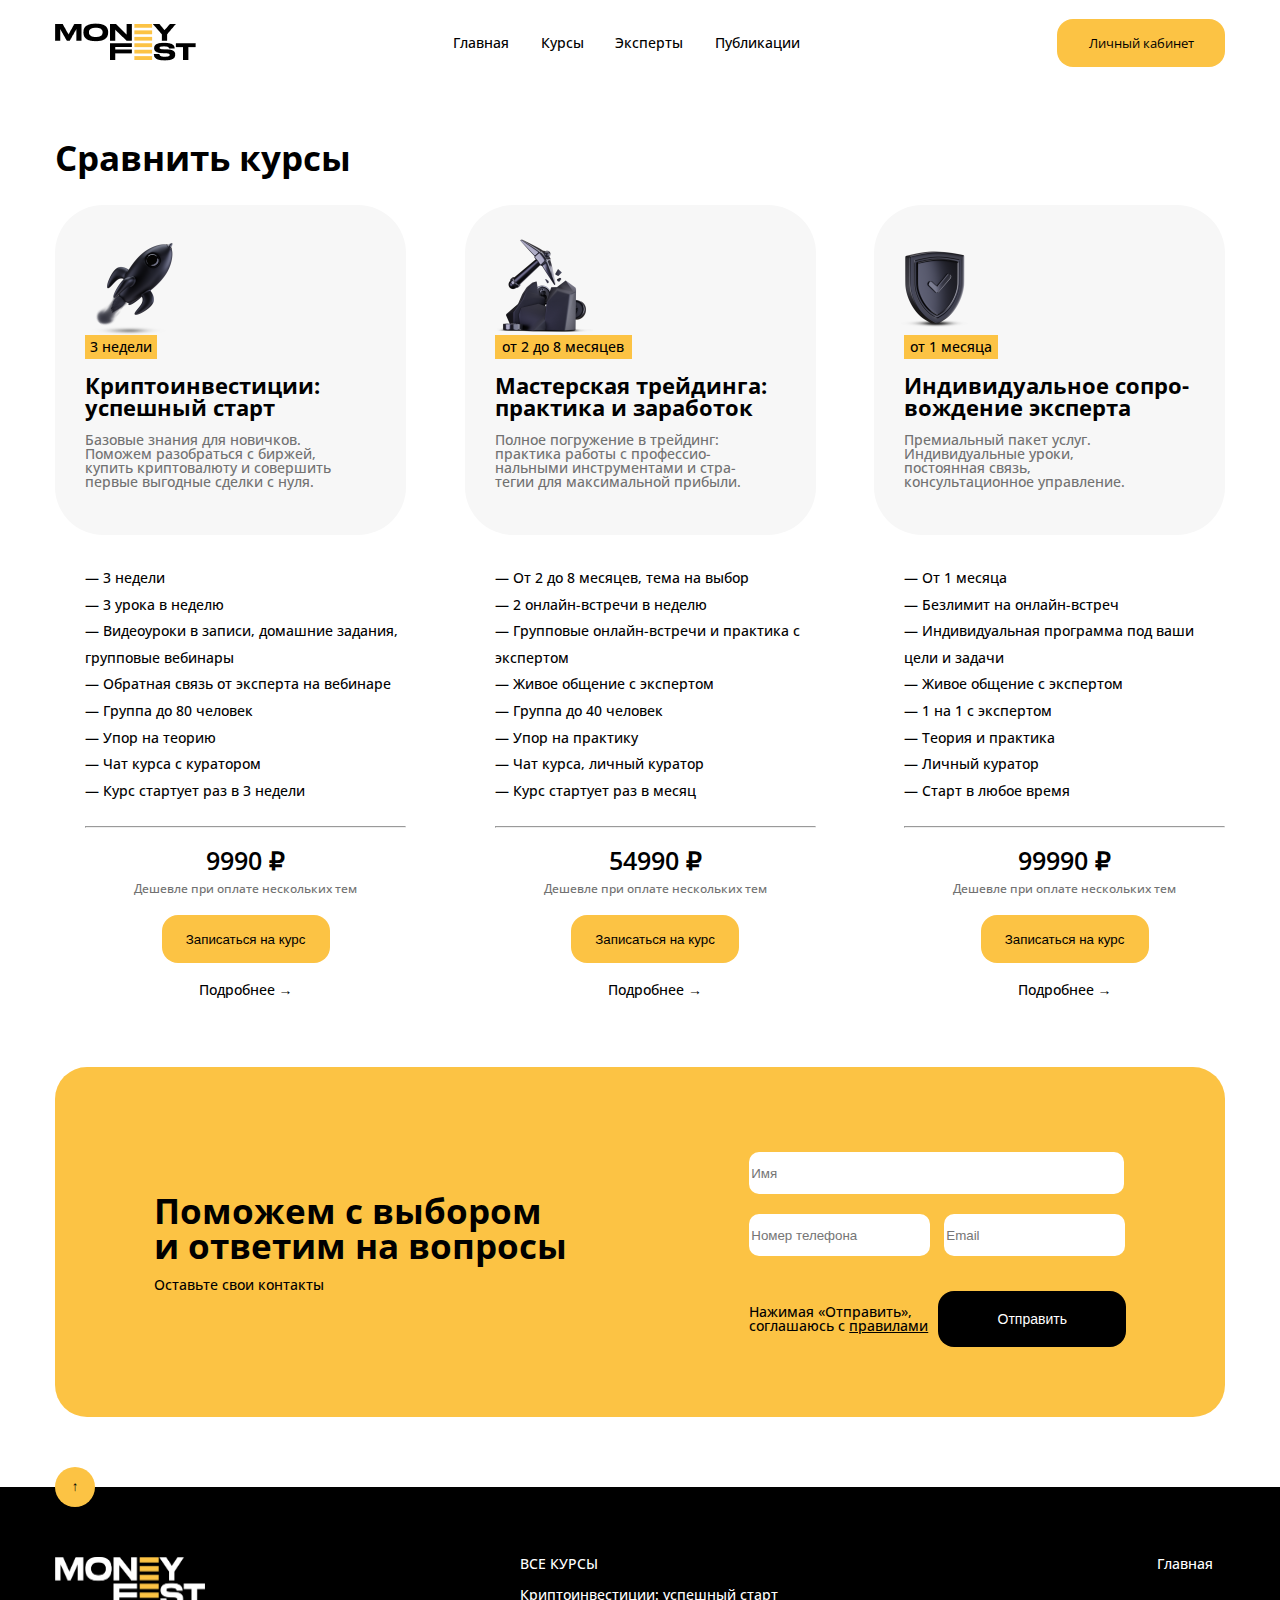
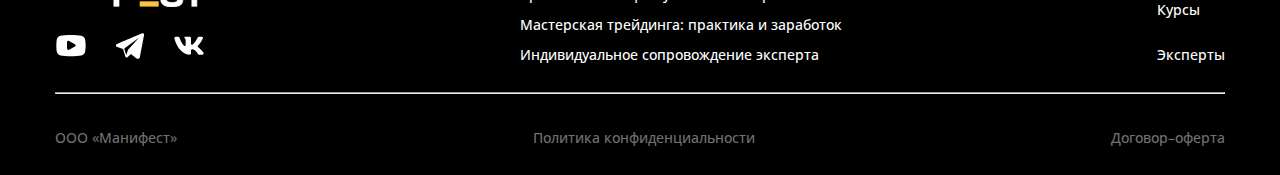
<file: courses.html>
<!DOCTYPE html>
<html lang="en">
<head>
    <meta charset="UTF-8">
    <meta http-equiv="X-UA-Compatible" content="IE=edge">
    <meta name="viewport" content="width=device-width, initial-scale=1.0">
    <link href="https://fonts.googleapis.com/css?family=Roboto:500,700&display=swap&subset=cyrillic-ext" rel="stylesheet" />
    <link href="https://fonts.googleapis.com/css?family=Open+Sans:300,regular,500,600,700,800,300italic,italic,500italic,600italic,700italic,800italic&display=swap&subset=cyrillic-ext" rel="stylesheet" />

    <link href="https://fonts.googleapis.com/css2?family=Rubik&amp;display=swap" rel="stylesheet"/>
    <link rel="stylesheet" href="./css/styles.css">


    <script src="http://code.jquery.com/jquery-3.4.1.slim.min.js"></script>
    <script src="./js/script.js"></script>
    <title>Money Fest</title>
</head>
<body>
    <header class="header">
        <div class="header__container _container">
            <a href="" class="header__logo">
                <img src="./images/MoneyFest-logo.png" alt="Money Fest">
            </a>
            <div class="header__burger">
                <span></span>
            </div>
            <nav class="header__menu">
                <ul class="menu__list">
                    <li class="menu__item">
                        <a href="" class="menu__link">Главная</a>
                    </li>
                    <li class="menu__item">
                        <a href="" class="menu__link">Курсы</a>
                    </li>
                    <li class="menu__item">
                        <a href="" class="menu__link">Эксперты</a>
                    </li>
                    <li class="menu__item">
                        <a href="" class="menu__link">Публикации</a>
                    </li>
                </ul>
            </nav>
            <button class="button _yellow__button">
                Личный кабинет
            </button>
        </div>
    </header>

    <div class="courses__two">
        <div class="courses__container _container"  style="margin-top: 70px;">
            <div class="headline _font__bold">
                Сравнить курсы
            </div>
            <div class="courses__box__container">

                <div class="all__box">
                    <div class="course__box">
                        <div class="image item">
                            <img class="image-icon" src="./images/courses_first.png" alt="">
                        </div>
                        <div class="course__time item time_first">
                            3 недели
                        </div>
                        <div class="headline item _font__bold">
                            Криптоинвестиции: <br> успешный старт
                        </div>
                        <div class="description item">
                            Базовые знания для новичков. <br>
                            Поможем разобраться с биржей, <br>
                            купить криптовалюту и совершить <br>
                            первые выгодные сделки с нуля.
                        </div>
                    </div>
                    <div class="info__box">
                        <div class="text__wrapper">
                            <p class="text">
                                — 3 недели <br>
                                — 3 урока в неделю <br>
                                — Видеоуроки в записи, домашние задания, групповые вебинары <br>
                                — Обратная связь от эксперта на вебинаре <br> 
                                — Группа до 80 человек <br>
                                — Упор на теорию <br>
                                — Чат курса с куратором <br>
                                — Курс стартует раз в 3 недели <br>
                            </p>
                            <div>
                                <hr class="hr">
                            </div>
                            <div class="price">
                                9990 ₽
                            </div>
                            <div class="sale">
                                Дешевле при оплате нескольких тем
                            </div>
                            <div class="button">
                                <button class="_yellow__button">
                                    Записаться на курс
                                </button>
                            </div>
                            <div class="learn__more item">
                                <a href="">Подробнее &rarr;</a>
                            </div>
                        </div>
                    </div>
                </div>

                <div class="all__box">
                    <div class="course__box">
                        <div class="image item">
                            <img class="image-icon" src="./images/courses_second.png" alt="logo">
                        </div>
                        <div class="course__time item time__second">
                            от 2 до 8 месяцев
                        </div>
                        <div class="headline item _font__bold">
                            Мастерская трейдинга: <br> практика и заработок
                        </div>
                        <div class="description item">
                            Полное погружение в трейдинг: <br>
                            практика работы с профессио- <br>
                            нальными инструментами и стра- <br>
                            тегии для максимальной прибыли. <br>
                        </div>
                    </div>
                    <div class="info__box">
                        <div class="text__wrapper">
                            <p class="text">
                                — От 2 до 8 месяцев, тема на выбор <br>
                                — 2 онлайн-встречи в неделю <br>
                                — Групповые онлайн-встречи и практика с экспертом <br>
                                — Живое общение с экспертом <br>
                                — Группа до 40 человек <br>
                                — Упор на практику <br>
                                — Чат курса, личный куратор <br>
                                — Курс стартует раз в месяц <br>
                            </p>
                            <div>
                                <hr class="hr">
                            </div>
                            <div class="price">
                                54990 ₽
                            </div>
                            <div class="sale">
                                Дешевле при оплате нескольких тем
                            </div>
                            <div class="button">
                                <button class="_yellow__button">
                                    Записаться на курс
                                </button>
                            </div>
                            <div class="learn__more item">
                                <a href="">Подробнее &rarr;</a>
                            </div>
                        </div>
                    </div>
                </div>

                <div class="all__box">
                    <div class="course__box">
                        <div class="image" style="margin-left: 10px;">
                            <img class="image-icon" src="./images/courses_third.png" alt="logo">
                        </div>
                        <div class="course__time item time__third">
                            от 1 месяца
                        </div>
                        <div class="headline item _font__bold">
                            Индивидуальное сопро- <br> вождение эксперта
                        </div>
                        <div class="description item">
                            Премиальный пакет услуг. <br>
                            Индивидуальные уроки, <br>
                            постоянная связь, <br>
                            консультационное управление.
                        </div>
                    </div>
                    <div class="info__box">
                        <div class="text__wrapper">
                            <p class="text">
                                — От 1 месяца <br>
                                — Безлимит на онлайн-встреч <br>
                                — Индивидуальная программа под ваши цели и задачи <br>
                                — Живое общение с экспертом <br>
                                — 1 на 1 с экспертом <br>
                                — Теория и практика <br>
                                — Личный куратор <br>
                                — Старт в любое время <br>
                            </p>
                            <div>
                                <hr class="hr">
                            </div>
                            <div class="price">
                                99990 ₽
                            </div>
                            <div class="sale">
                                Дешевле при оплате нескольких тем
                            </div>
                            <div class="button">
                                <button class="_yellow__button">
                                    Записаться на курс
                                </button>
                            </div>
                            <div class="learn__more item">
                                <a href="">Подробнее &rarr;</a>
                            </div>
                        </div>
                    </div>
                </div>
                </div>
            </div>
        </div>
    </div>

    
    <div class="questions__form">
        <div  class="form__container _container">
            <div class="form">
                <div class="text__wrapper">
                    <div class="headline">
                        Поможем с выбором <br> и ответим на вопросы 
                    </div>
                    <div class="description">
                        Оставьте свои контакты
                    </div>
                </div>
                <div class="input__wrapper">
                    <div class="first__input__block">
                        <input class="name__input input" placeholder="Имя" type="text">
                    </div>
                    <div class="second__input__block">
                        <input class="phone__input input" placeholder="Номер телефона" type="text">
                        <input class="email__input input" placeholder="Email" type="text">
                    </div>
                    <div class="third__input__block">
                        <p class="text">
                            Нажимая «Отправить», <br> соглашаюсь с <a href="" style="text-decoration: underline;">правилами</a> 
                        </p>
                        <button class="button">
                            Отправить
                        </button>
                    </div>
                </div>
            </div>
        </div>
    </div>

    <div class="footer">
        <div class="footer__container _container">
            <button onclick="topFunction()" class="top" id="myBtn" title="Go to top">&uarr;</button>
            <div class="images__wrapper">
                <div class="logo">
                    <img src="./images/money-fest-logo-white.png" class="money__logo" alt="MoneyFest">
                </div>
                <div class="social__media">
                    <img class="social" src="./images/youtube__logo.svg" alt="youtube">
                    <img class="social" src="./images/telegram__logo.svg" alt="telegram">
                    <img class="social" src="./images/vk_logo.svg" alt="vk">
                </div>
            </div>
            <div class="courses__wrapper">
                <p class="text">
                    ВСЕ КУРСЫ
                </p>
                <p>
                    Криптоинвестиции: успешный старт
                </p>
                <p class="text">
                    Мастерская трейдинга: практика и заработок
                </p>
                <p class="text">
                    Индивидуальное сопровождение эксперта
                </p>
            </div>
            <div class="menu__wrapper">
                <p class="text">
                    Главная
                </p>
                <p class="text">
                    Курсы
                </p>
                <p class="text">
                    Эксперты
                </p>
            </div>
            <hr class="hr">
            <div class="company__info">
                <p class="text">
                    ООО «Манифест» 
                </p>
                <p class="text">
                    Политика конфиденциальности
                </p>
                <p class="text">
                    Договор–оферта
                </p>
            </div>
        </div>
    </div>
    <script src="./js/footer.js"></script>



</body>
</html>
</file>
<file: css/styles.css>
html, body, div, span, applet, object, iframe,
h1, h2, h3, h4, h5, h6, p, blockquote, pre,
a, abbr, acronym, address, big, cite, code,
del, dfn, em, img, ins, kbd, q, s, samp,
small, strike, strong, sub, sup, tt, var,
b, u, i, center,
dl, dt, dd, ol, ul, li,
fieldset, form, label, legend,
table, caption, tbody, tfoot, thead, tr, th, td,
article, aside, canvas, details, embed,
figure, figcaption, footer, header, hgroup,
menu, nav, output, ruby, section, summary,
time, mark, audio, video {
  margin: 0;
  padding: 0;
  border: 0;
  font-size: 100%;
  font: inherit;
  vertical-align: baseline;
}

article, aside, details, figcaption, figure,
footer, header, hgroup, menu, nav, section {
  display: block;
}

html {
  height: 100%;
}

body {
  line-height: 1;
  font-family: "Open Sans";
  font-weight: 500;
  font-size: 14px;
}

ol, ul {
  list-style: none;
}

a {
  color: inherit;
  text-decoration: none;
}

blockquote, q {
  quotes: none;
}

blockquote:before, blockquote:after,
q:before, q:after {
  content: "";
  content: none;
}

table {
  border-collapse: collapse;
  border-spacing: 0;
}

.header {
  position: fixed;
  background-color: white;
  width: 100%;
}
.header .header__container {
  display: flex;
  min-height: 85px;
  flex-direction: row;
  justify-content: space-between;
  align-items: center;
}
@media screen and (max-width: 840px) {
  .header .header__container .header__logo {
    z-index: 2;
  }
}
.header .header__container .header__burger {
  display: none;
}
.header .header__container .header__burger._active:before {
  transform: rotate(45deg);
  top: 0px;
  transition: 0.4s;
}
.header .header__container .header__burger._active:after {
  transform: rotate(-45deg);
  top: 0px;
  transition: 0.4s;
}
.header .header__container .header__burger._active span {
  transform: scale(0);
  transition: 0.4s;
}
.header .header__container .header__burger:before, .header .header__container .header__burger:after, .header .header__container .header__burger span {
  content: "";
  background: black;
  position: absolute;
  width: 100%;
  height: 4px;
}
.header .header__container .header__burger:before {
  top: -10px;
}
.header .header__container .header__burger:after {
  top: 10px;
}
@media screen and (max-width: 840px) {
  .header .header__container .header__burger {
    display: block;
    position: relative;
    margin-top: 13px;
    width: 25px;
    height: 20px;
    z-index: 100;
  }
}
@media screen and (max-width: 840px) {
  .header .header__container .header__menu {
    position: fixed;
    width: 100%;
    height: 100%;
    background-color: white;
    top: -100%;
    left: 0;
  }
}
.header .header__container .header__menu._active {
  top: 0;
  transition: all 0.5s ease;
}
.header .header__container .header__menu .menu__list {
  display: flex;
  flex-direction: row;
  justify-content: space-between;
  width: 347px;
  padding-top: 35px;
}
@media screen and (max-width: 840px) {
  .header .header__container .header__menu .menu__list {
    display: block;
    text-align: center;
    width: 270px;
    padding-top: 0px;
    margin-top: 100px;
    margin-left: auto;
    margin-right: auto;
    text-align: center;
    border-bottom: 1px solid black;
  }
}
@media screen and (max-width: 840px) {
  .header .header__container .header__menu .menu__list .menu__item {
    margin-bottom: 25px;
  }
}
.header .header__container .header__menu .menu__list .menu__item:last-child {
  margin-bottom: 35px;
}
.header .header__container .button {
  display: flex;
  justify-content: center;
  align-items: center;
  font-family: "Open Sans";
}
@media screen and (max-width: 840px) {
  .header .header__container .button {
    display: block;
    z-index: 2;
    position: absolute;
    margin-left: auto;
    margin-right: auto;
    top: -100%;
  }
}
.header .header__container .button._active {
  top: 365%;
  left: -80px;
  margin-left: 50%;
  margin-right: 50%;
  transition: all 0.5s ease;
}

.statistics {
  width: 100%;
  padding-top: 70px;
}
@media screen and (max-width: 840px) {
  .statistics {
    padding-top: 0px;
  }
}
.statistics .statistics__container {
  display: flex;
  flex-direction: row;
  justify-content: space-between;
  align-items: center;
}
@media screen and (max-width: 840px) {
  .statistics .statistics__container {
    flex-wrap: wrap;
  }
}
@media screen and (max-width: 450px) {
  .statistics .statistics__container {
    display: block;
  }
}
@media screen and (max-width: 840px) {
  .statistics .statistics__container .statistics__box {
    width: 50%;
    display: flex;
    flex-direction: column;
    align-items: center;
    padding-top: 50px;
  }
}
@media screen and (max-width: 450px) {
  .statistics .statistics__container .statistics__box {
    display: block;
    text-align: center;
    width: 100%;
  }
}
.statistics .statistics__container .statistics__box .number {
  font-size: 27px;
}
.statistics .statistics__container .statistics__box .text {
  color: #717171;
  font-size: 11px;
  padding-top: 10px;
}

.courses { 
  padding-top: 70px;
}
.courses .courses__container .courses__box__container {
  display: flex;
  flex-wrap: wrap;
  justify-content: space-between;
}
@media screen and (max-width: 840px) {
  .courses .courses__container .courses__box__container {
    flex-direction: column;
    align-content: space-around;
  }
}
.courses .courses__container .courses__box__container .course__box {
  display: flex;
  background: #F7F7F7;
  border-radius: 48px;
  width: 48%;
  height: 260px;
  margin-top: 30px;
  padding-top: 30px;
  flex-direction: column;
}
@media screen and (max-width: 1010px) {
  .courses .courses__container .courses__box__container .course__box {
    height: 350px;
    width: 100%;
  }
}
@media screen and (max-width: 1010px) {
  .courses .courses__container .courses__box__container .course__box {
    height: 300px;
  }
}
@media screen and (max-width: 580px) {
  .courses .courses__container .courses__box__container .course__box {
    height: 350px;
  }
}
.courses .courses__container .courses__box__container .course__box .item {
  margin-left: 30px;
}
.courses .courses__container .courses__box__container .course__box .image .image-icon {
  display: none;
  width: 100px;
}
@media screen and (max-width: 580px) {
  .courses .courses__container .courses__box__container .course__box .image .image-icon {
    display: flex;
  }
}
.courses .courses__container .courses__box__container .course__box .course__time {
  background: #FCC344;
  text-align: center;
  padding-top: 5px;
  height: 19px;
}
@media screen and (max-width: 1010px) {
  .courses .courses__container .courses__box__container .course__box .course__time {
    margin-top: 15px;
  }
}
.courses .courses__container .courses__box__container .course__box .time_first {
  width: 72px;
}
.courses .courses__container .courses__box__container .course__box .time__second {
  width: 137px;
}
.courses .courses__container .courses__box__container .course__box .time__third {
  width: 94px;
}
.courses .courses__container .courses__box__container .course__box .headline {
  margin-top: 15px;
  font-size: 22px;
}
.courses .courses__container .courses__box__container .course__box .description {
  color: #717171;
  margin-top: 15px;
  display: flex;
  justify-content: space-between;
}
.courses .courses__container .courses__box__container .course__box .description .image .image-icon {
  width: 200px;
  margin-right: 20px;
  margin-top: -100px;
  display: flex;
}
@media screen and (max-width: 1120px) {
  .courses .courses__container .courses__box__container .course__box .description .image .image-icon {
    width: 150px;
    margin-top: -63px;
  }
}
@media screen and (max-width: 1010px) {
  .courses .courses__container .courses__box__container .course__box .description .image .image-icon {
    width: 200px;
    margin-top: -78px;
  }
}
@media screen and (max-width: 580px) {
  .courses .courses__container .courses__box__container .course__box .description .image .image-icon {
    display: none;
  }
}
.courses .courses__container .courses__box__container .course__box .learn__more {
  font-size: 14px;
  font-weight: 600;
  margin-top: 0px;
}
.courses .courses__container .courses__box__container .course__box .learn__more:hover {
  color: #FCC344;
}
.courses .courses__container .courses__box__container .course__box .learn__more:active {
  color: #F7F7F7;
}
@media screen and (max-width: 1120px) {
  .courses .courses__container .courses__box__container .course__box .learn__more {
    margin-top: 13px;
  }
}
@media screen and (max-width: 450px) {
  .courses .courses__container .courses__box__container .course__box .learn__more {
    margin-top: 46px;
  }
}
.courses .courses__container .courses__box__container .course__box__last {
  border: 2px solid #F7F7F7;
  border-radius: 48px;
  width: 48%;
  height: 286px;
  margin-top: 30px;
  display: flex;
  flex-direction: column;
  align-items: center;
  justify-content: center;
}
@media screen and (max-width: 1010px) {
  .courses .courses__container .courses__box__container .course__box__last {
    height: 330px;
    width: 100%;
  }
}
@media screen and (max-width: 580px) {
  .courses .courses__container .courses__box__container .course__box__last {
    height: 380px;
  }
}
.courses .courses__container .courses__box__container .course__box__last .headline {
  font-size: 22px;
  display: flex;
}
.courses .courses__container .courses__box__container .course__box__last .description {
  padding-top: 20px;
  display: flex;
}
.courses .courses__container .courses__box__container .course__box__last .description .link:hover {
  color: #FCC344;
}
.courses .courses__container .courses__box__container .course__box__last .description .link:active {
  color: #F7F7F7;
}

.details {
  padding-top: 70px;
}
.details .details__container .video__wrapper {
  margin-top: 30px;
}
.details .details__container .video__wrapper .video {
  display: flex;
  width: 100%;
  height: 283px;
  border-radius: 32px;
  -o-object-fit: cover;
     object-fit: cover;
}
.details .details__container .list__container {
  display: flex;
  flex-direction: row;
  justify-content: space-between;
  align-items: center;
}
@media screen and (max-width: 950px) {
  .details .details__container .list__container {
    flex-wrap: wrap;
  }
}
.details .details__container .list__container .list {
  margin-top: 30px;
  display: flex;
  flex-direction: column;
  width: 210px;
}
@media screen and (max-width: 950px) {
  .details .details__container .list__container .list {
    width: 48%;
  }
}
@media screen and (max-width: 540px) {
  .details .details__container .list__container .list {
    width: 100%;
  }
}
.details .details__container .list__container .list .number {
  font-size: 27px;
  color: #FCC344;
  padding-bottom: 20px;
  border-bottom: 1px solid black;
}
.details .details__container .list__container .list .headline {
  font-size: 20px;
  margin-top: 30px;
}
.details .details__container .list__container .list .description {
  color: #717171;
  margin-top: 20px;
  font-size: 12px;
}

.experts {
  padding-top: 70px;
}
.experts .experts__container .teachers__container {
  display: flex;
  flex-direction: row;
  justify-content: space-between;
  align-items: center;
}
@media screen and (max-width: 1190px) {
  .experts .experts__container .teachers__container {
    flex-wrap: wrap;
  }
}
.experts .experts__container .teachers__container .teacher {
  margin-top: 30px;
  display: flex;
  flex-direction: column;
  align-items: center;
}
@media screen and (max-width: 1190px) {
  .experts .experts__container .teachers__container .teacher {
    width: 48%;
  }
}
@media screen and (max-width: 620px) {
  .experts .experts__container .teachers__container .teacher {
    width: 100%;
  }
}
.experts .experts__container .teachers__container .teacher .photo {
  margin-top: 15px;
  border-radius: 24px;
}
.experts .experts__container .teachers__container .teacher .photo:hover {
  box-shadow: 0 14px 28px rgba(0, 0, 0, 0.25), 0 10px 10px rgba(0, 0, 0, 0.22);
  margin-top: -20px;
}
.experts .experts__container .teachers__container .teacher .photo:active {
  box-shadow: 0 14px 28px rgba(230, 196, 41, 0.2), 0 10px 10px rgba(230, 196, 41, 0.2);
}
.experts .experts__container .teachers__container .teacher .headline {
  margin-top: 15px;
  font-size: 22px;
  text-align: start;
}
.experts .experts__container .teachers__container .teacher .description {
  margin-top: 15px;
  font-size: 12px;
  color: #717171;
}

.reviews {
  padding-top: 70px;
}
.reviews .reviews__container .headline {
  display: flex;
  flex-direction: row;
  justify-content: space-between;
  align-items: center;
}
.reviews .reviews__container .headline .add__review {
  color: #125EF0;
}
.reviews .reviews__container .headline .add__review:hover {
  color: #FCC344;
}
.reviews .reviews__container .headline .add__review:active {
  color: #717171;
}
.reviews .reviews__container .reviews__wrapper {
  margin-top: 30px;
  display: flex;
  flex-wrap: wrap;
  flex-direction: row;
  justify-content: space-around;
  align-items: center;
}
.reviews .reviews__container .reviews__wrapper .review {
  width: 366px;
  height: 280px;
  background-color: #F7F7F7;
  border-radius: 24px;
  padding-left: 15px;
  padding-top: 15px;
  margin-bottom: 15px;
}
.reviews .reviews__container .reviews__wrapper .review .info__wrapper {
  display: flex;
  flex-direction: row;
  align-items: center;
}
.reviews .reviews__container .reviews__wrapper .review .info__wrapper .name__date__wrapper {
  display: flex;
  flex-direction: column;
  padding-left: 10px;
}
.reviews .reviews__container .reviews__wrapper .review .info__wrapper .name__date__wrapper .name {
  font-size: 16px;
}
.reviews .reviews__container .reviews__wrapper .review .info__wrapper .name__date__wrapper .date {
  padding-top: 5px;
  color: #717171;
}
.reviews .reviews__container .reviews__wrapper .review .text {
  padding-top: 20px;
  font-size: 15px;
  line-height: 1.9em;
}
@media screen and (max-width: 430px) {
  .reviews .reviews__container .reviews__wrapper .review .text {
    line-height: 0.9em;
  }
}
.reviews .reviews__container .review__button {
  display: block;
  margin-left: auto;
  margin-right: auto;
  color: white;
  background-color: black;
  width: 188px;
  height: 56px;
  border-radius: 16px;
  margin-top: 15px;
  margin-bottom: 15px;
  text-align: center;
  border: none;
  font-size: 14px;
}
.reviews .reviews__container .review__button:hover {
  background-color: #FCC344;
}
.reviews .reviews__container .review__button:active {
  background-color: #717171;
}

.questions {
  padding-top: 70px;
}
.questions .questions__container .headline {
  text-align: center;
  margin-bottom: 30px;
}
.questions .questions__container .accordion__wrapper {
  border-bottom: 1px solid black;
}
.questions .questions__container .accordion__wrapper .accordion {
  transition: 0.4s;
  width: 100%;
  border: none;
  outline: none;
  background-color: white;
  font-size: 17px;
  padding-top: 10px;
  padding-bottom: 10px;
  border-top: 1px solid black;
  cursor: pointer;
}
.questions .questions__container .accordion__wrapper .accordion:after {
  content: "+";
  font-size: 14px;
  color: black;
  float: right;
}
.questions .questions__container .accordion__wrapper .accordionactive:after {
  content: "-";
}
.questions .questions__container .accordion__wrapper .panel {
  margin-bottom: 20px;
  display: none;
  overflow: hidden;
}
.questions .questions__container .accordion__wrapper .panel.show {
  display: block;
}

.questions__form {
  padding-top: 70px;
}
.questions__form .form__container .form {
  width: 100%;
  height: 350px;
  border: none;
  background-color: #FCC344;
  border-radius: 32px;
  display: flex;
  flex-wrap: wrap;
  justify-content: space-around;
  align-items: center;
}
@media screen and (max-width: 795px) {
  .questions__form .form__container .form {
    height: 400px;
  }
}
@media screen and (max-width: 480px) {
  .questions__form .form__container .form {
    height: 490px;
  }
}
.questions__form .form__container .form .text__wrapper {
  margin-left: 15px;
  margin-right: 15px;
}
@media screen and (max-width: 795px) {
  .questions__form .form__container .form .text__wrapper {
    margin-top: 20px;
  }
}
@media screen and (max-width: 480px) {
  .questions__form .form__container .form .text__wrapper {
    display: flex;
    flex-direction: column;
    align-items: center;
  }
}
.questions__form .form__container .form .text__wrapper .headline {
  font-weight: bold;
  font-size: 35px;
}
@media screen and (max-width: 480px) {
  .questions__form .form__container .form .text__wrapper .headline {
    text-align: center;
  }
}
.questions__form .form__container .form .text__wrapper .description {
  padding-top: 15px;
}
.questions__form .form__container .form .input__wrapper {
  margin-top: 30px;
  margin-right: 15px;
}
@media screen and (max-width: 480px) {
  .questions__form .form__container .form .input__wrapper {
    margin-top: 0px;
  }
}
.questions__form .form__container .form .input__wrapper .input {
  border-radius: 10px;
  border: none;
  height: 40px;
  width: 177px;
}
.questions__form .form__container .form .input__wrapper .input:hover {
  border: 1px solid black;
}
@media screen and (max-width: 480px) {
  .questions__form .form__container .form .input__wrapper .first__input__block {
    display: flex;
    justify-content: center;
  }
}
.questions__form .form__container .form .input__wrapper .first__input__block .name__input {
  width: 371px;
}
@media screen and (max-width: 480px) {
  .questions__form .form__container .form .input__wrapper .first__input__block .name__input {
    width: 177px;
  }
}
.questions__form .form__container .form .input__wrapper .second__input__block {
  margin-top: 20px;
}
@media screen and (max-width: 480px) {
  .questions__form .form__container .form .input__wrapper .second__input__block {
    display: flex;
    align-items: center;
    flex-direction: column;
  }
}
.questions__form .form__container .form .input__wrapper .second__input__block .phone__input {
  margin-right: 10px;
}
@media screen and (max-width: 480px) {
  .questions__form .form__container .form .input__wrapper .second__input__block .phone__input {
    margin-right: 0px;
    margin-bottom: 20px;
  }
}
.questions__form .form__container .form .input__wrapper .third__input__block {
  margin-top: 20px;
  display: flex;
  flex-direction: row;
  align-items: center;
}
@media screen and (max-width: 480px) {
  .questions__form .form__container .form .input__wrapper .third__input__block {
    display: flex;
    flex-direction: column;
    align-items: center;
  }
}
.questions__form .form__container .form .input__wrapper .third__input__block .text {
  margin-right: 10px;
}
@media screen and (max-width: 480px) {
  .questions__form .form__container .form .input__wrapper .third__input__block .text {
    text-align: center;
  }
}
.questions__form .form__container .form .input__wrapper .third__input__block .button {
  color: white;
  background-color: black;
  width: 188px;
  height: 56px;
  border-radius: 16px;
  margin-top: 15px;
  margin-bottom: 15px;
  text-align: center;
  border: none;
  font-size: 14px;
}
.questions__form .form__container .form .input__wrapper .third__input__block .button:hover {
  background-color: #FCC344;
  border: 1px solid black;
}
.questions__form .form__container .form .input__wrapper .third__input__block .button:active {
  background-color: #717171;
  border: none;
}

.footer {
  margin-top: 70px;
  background-color: black;
}
.footer .footer__container {
  color: white;
  display: flex;
  flex-wrap: wrap;
  align-items: center;
  justify-content: space-between;
  flex-direction: row;
  padding-top: 70px;
}
@media screen and (max-width: 660px) {
  .footer .footer__container {
    flex-direction: column;
  }
}
.footer .footer__container .top {
  position: absolute;
  border-radius: 50%;
  height: 40px;
  width: 40px;
  border: none;
  background-color: #FCC344;
  margin-top: -359px;
}
@media screen and (max-width: 660px) {
  .footer .footer__container .top {
    margin-top: -90px;
    margin-left: 0px;
  }
}
.footer .footer__container .images__wrapper {
  display: flex;
  flex-direction: column;
  align-items: center;
}
.footer .footer__container .images__wrapper .logo .money__logo {
  width: 150px;
  height: 50px;
  margin-bottom: 20px;
}
.footer .footer__container .images__wrapper .social__media {
  width: 150px;
  display: flex;
  justify-content: space-between;
}
.footer .footer__container .courses__wrapper {
  display: flex;
  justify-content: space-between;
  height: 105px;
  flex-direction: column;
}
@media screen and (max-width: 660px) {
  .footer .footer__container .courses__wrapper {
    width: 100%;
    align-items: flex-start;
    margin-top: 50px;
  }
}
.footer .footer__container .menu__wrapper {
  display: flex;
  flex-direction: column;
  justify-content: space-between;
  height: 105px;
}
@media screen and (max-width: 660px) {
  .footer .footer__container .menu__wrapper {
    width: 100%;
    align-items: flex-start;
    margin-top: 50px;
  }
}
.footer .footer__container .hr {
  width: 100%;
  color: white;
  background-color: white;
  margin-top: 30px;
}
.footer .footer__container .company__info {
  color: #717171;
  display: flex;
  justify-content: space-between;
  flex-direction: row;
  width: 100%;
  margin-top: 30px;
  margin-bottom: 30px;
}
@media screen and (max-width: 590px) {
  .footer .footer__container .company__info {
    flex-direction: column;
    width: 100%;
    align-items: flex-start;
  }
}
@media screen and (max-width: 590px) {
  .footer .footer__container .company__info .text {
    margin-top: 20px;
  }
}

.courses__two {
  padding-top: 70px;
}
.courses__two .courses__container .courses__box__container {
  display: flex;
  flex-wrap: wrap;
  justify-content: space-between;
}
@media screen and (max-width: 1240px) {
  .courses__two .courses__container .courses__box__container {
    flex-wrap: wrap;
    justify-content: space-evenly;
  }
}
.courses__two .courses__container .courses__box__container .all__box {
  width: 30%;
}
@media screen and (max-width: 1240px) {
  .courses__two .courses__container .courses__box__container .all__box {
    width: 350px;
  }
}
.courses__two .courses__container .courses__box__container .all__box .course__box {
  display: flex;
  background: #F7F7F7;
  border-radius: 48px;
  width: 100%;
  height: 300px;
  margin-top: 30px;
  padding-top: 30px;
  flex-direction: column;
}
.courses__two .courses__container .courses__box__container .all__box .course__box .item {
  margin-left: 30px;
}
.courses__two .courses__container .courses__box__container .all__box .course__box .image .image-icon {
  display: flex;
  width: 100px;
}
.courses__two .courses__container .courses__box__container .all__box .course__box .course__time {
  background: #FCC344;
  text-align: center;
  padding-top: 5px;
  height: 19px;
}
.courses__two .courses__container .courses__box__container .all__box .course__box .time_first {
  width: 72px;
}
.courses__two .courses__container .courses__box__container .all__box .course__box .time__second {
  width: 137px;
}
.courses__two .courses__container .courses__box__container .all__box .course__box .time__third {
  width: 94px;
}
.courses__two .courses__container .courses__box__container .all__box .course__box .headline {
  margin-top: 15px;
  font-size: 22px;
}
.courses__two .courses__container .courses__box__container .all__box .course__box .description {
  color: #717171;
  margin-top: 15px;
  display: flex;
  justify-content: space-between;
}
.courses__two .courses__container .courses__box__container .all__box .info__box {
  padding-top: 30px;
  margin-left: 30px;
}
.courses__two .courses__container .courses__box__container .all__box .info__box .text__wrapper .text {
  line-height: 1.9em;
}
.courses__two .courses__container .courses__box__container .all__box .info__box .text__wrapper .hr {
  margin-top: 22px;
  background-color: black;
  color: black;
}
.courses__two .courses__container .courses__box__container .all__box .info__box .text__wrapper .price {
  font-weight: 600;
  font-size: 25px;
  margin-top: 20px;
  text-align: center;
}
.courses__two .courses__container .courses__box__container .all__box .info__box .text__wrapper .sale {
  color: #717171;
  text-align: center;
  margin-top: 10px;
  font-size: 12px;
}
.courses__two .courses__container .courses__box__container .all__box .info__box .text__wrapper .button {
  margin-top: 20px;
  display: flex;
  justify-content: center;
}
.courses__two .courses__container .courses__box__container .all__box .info__box .text__wrapper .learn__more {
  margin-top: 20px;
  display: flex;
  justify-content: center;
}
.courses__two .courses__container .courses__box__container .all__box .info__box .text__wrapper .learn__more:hover {
  color: #FCC344;
}
.courses__two .courses__container .courses__box__container .all__box .info__box .text__wrapper .learn__more:active {
  color: #F7F7F7;
}

.active, .accordion:hover {
  background-color: #ccc;
}

._container {
  max-width: 1170px;
  margin: 0px auto;
  padding: 0px 30px;
}
@media screen and (max-width: 740px) {
  ._container {
    max-width: 680px;
  }
}

._font__bold {
  font-family: "Open Sans";
  font-weight: 700;
  font-size: 35px;
}

._yellow__button {
  background-color: #FCC344;
  border-radius: 16px;
  border: none;
  width: 168px;
  height: 48px;
}
._yellow__button:hover {
  background-color: black;
  color: white;
}
._yellow__button:active {
  background-color: #717171;
  color: white;
}
</file>
